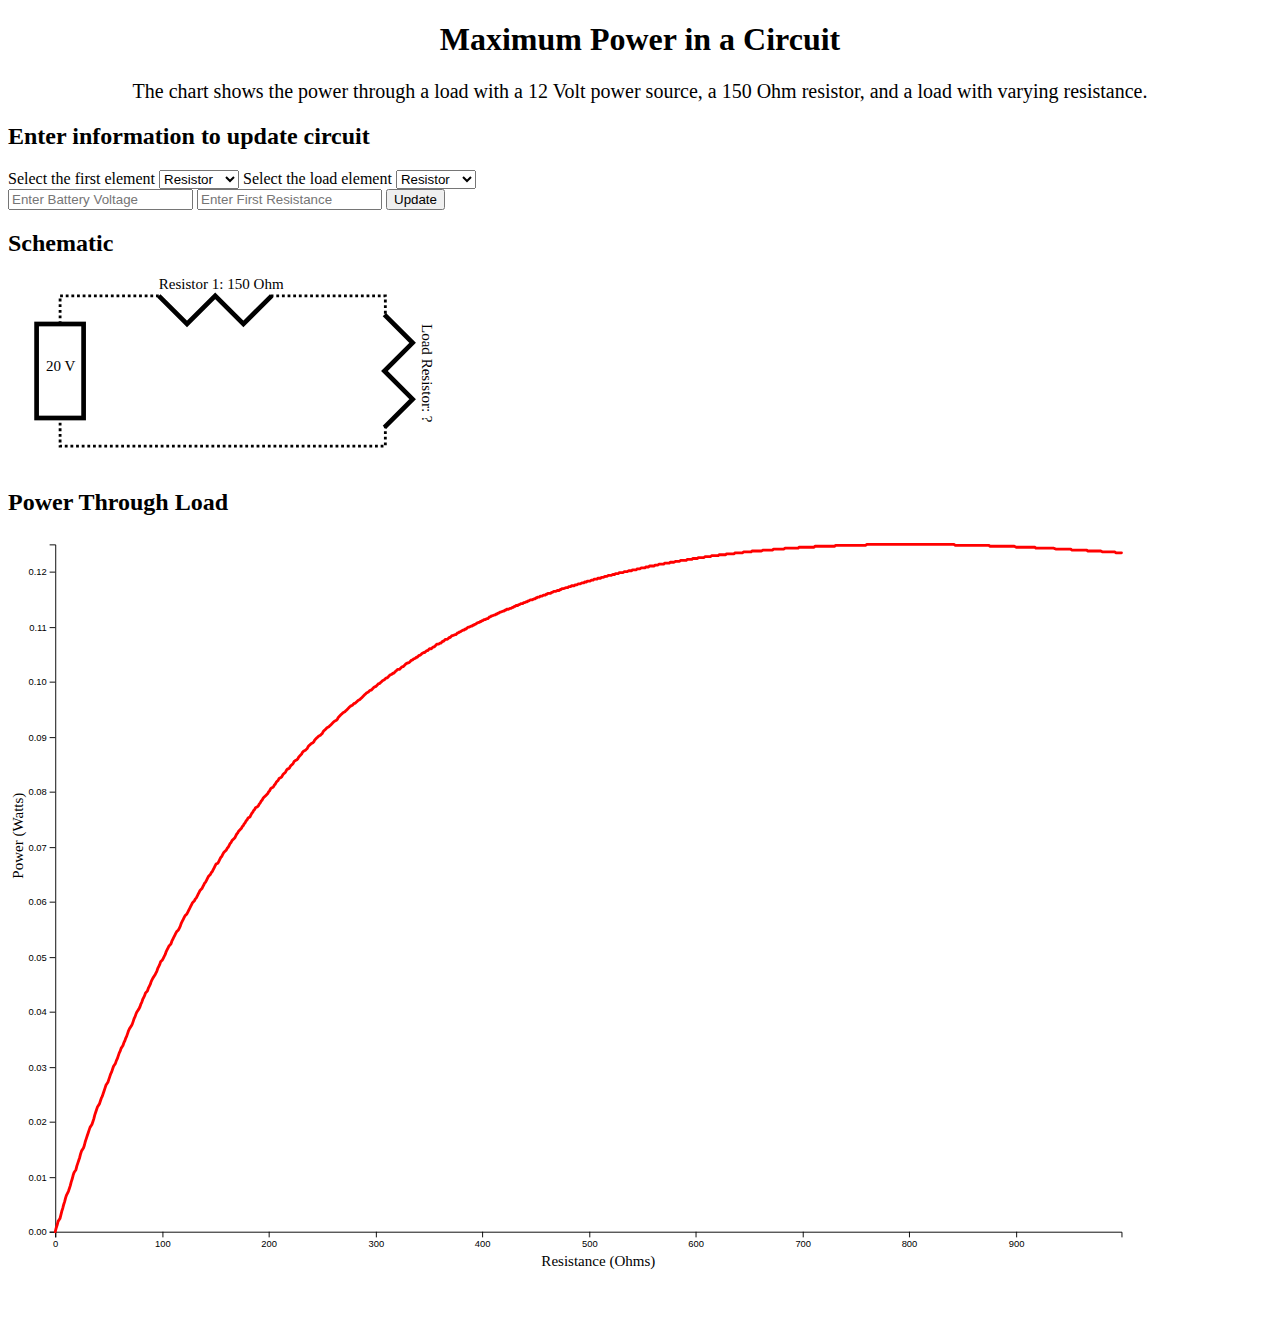
<file: Circuit Filter/index.html>
<!DOCTYPE html>
<meta charset="utf-8">
<html>
  <head>
    <link href="filter.css" rel="stylesheet">
  </head>

  <body>
    <h1>Maximum Power in a Circuit</h1>

    <p id="more-info">Please wait while the data loads. This may take up to a minute.</p>
    <!--Input information-->
    <h2>Enter information to update circuit</h2>

    <div>
      <text>Select the first element</text>
      <select onchange="updateFirstElement(this.value);">
        <option value="resistor">Resistor</option>
        <option value="capacitor">Capacitor</option>
        <option value="inductor">Inductor</option>
      </select>

      <text>Select the load element</text>
      <select onchange="updateLoadElement(this.value);">
        <option value="resistor">Resistor</option>
        <option value="capacitor">Capacitor</option>
        <option value="inductor">Inductor</option>
      </select>

      <form name="myform">
          <input type="number" id="voltage-input" placeholder="Enter Battery Voltage" onkeypress='return event.charCode >= 48 && event.charCode <= 57'>
          <input type="number" id="resistance-input" placeholder="Enter First Resistance" onkeypress='return event.charCode >= 48 && event.charCode <= 57'>
          <input name="Submit"  type="button" value="Update" onClick="data = handleClick();">
      </form>
    </div>

    <div id="circuit">
      <h2>Schematic</h2>
      <svg id="schematic"></svg>
    </div>


    <div id="chart">
      <h2>Power Through Load</h2>
      <svg id="chart-svg"></svg>
    </div>
  </body>
</html>

<script src="../d3.min.js"></script>
<script src="filter.js"></script>
</file>
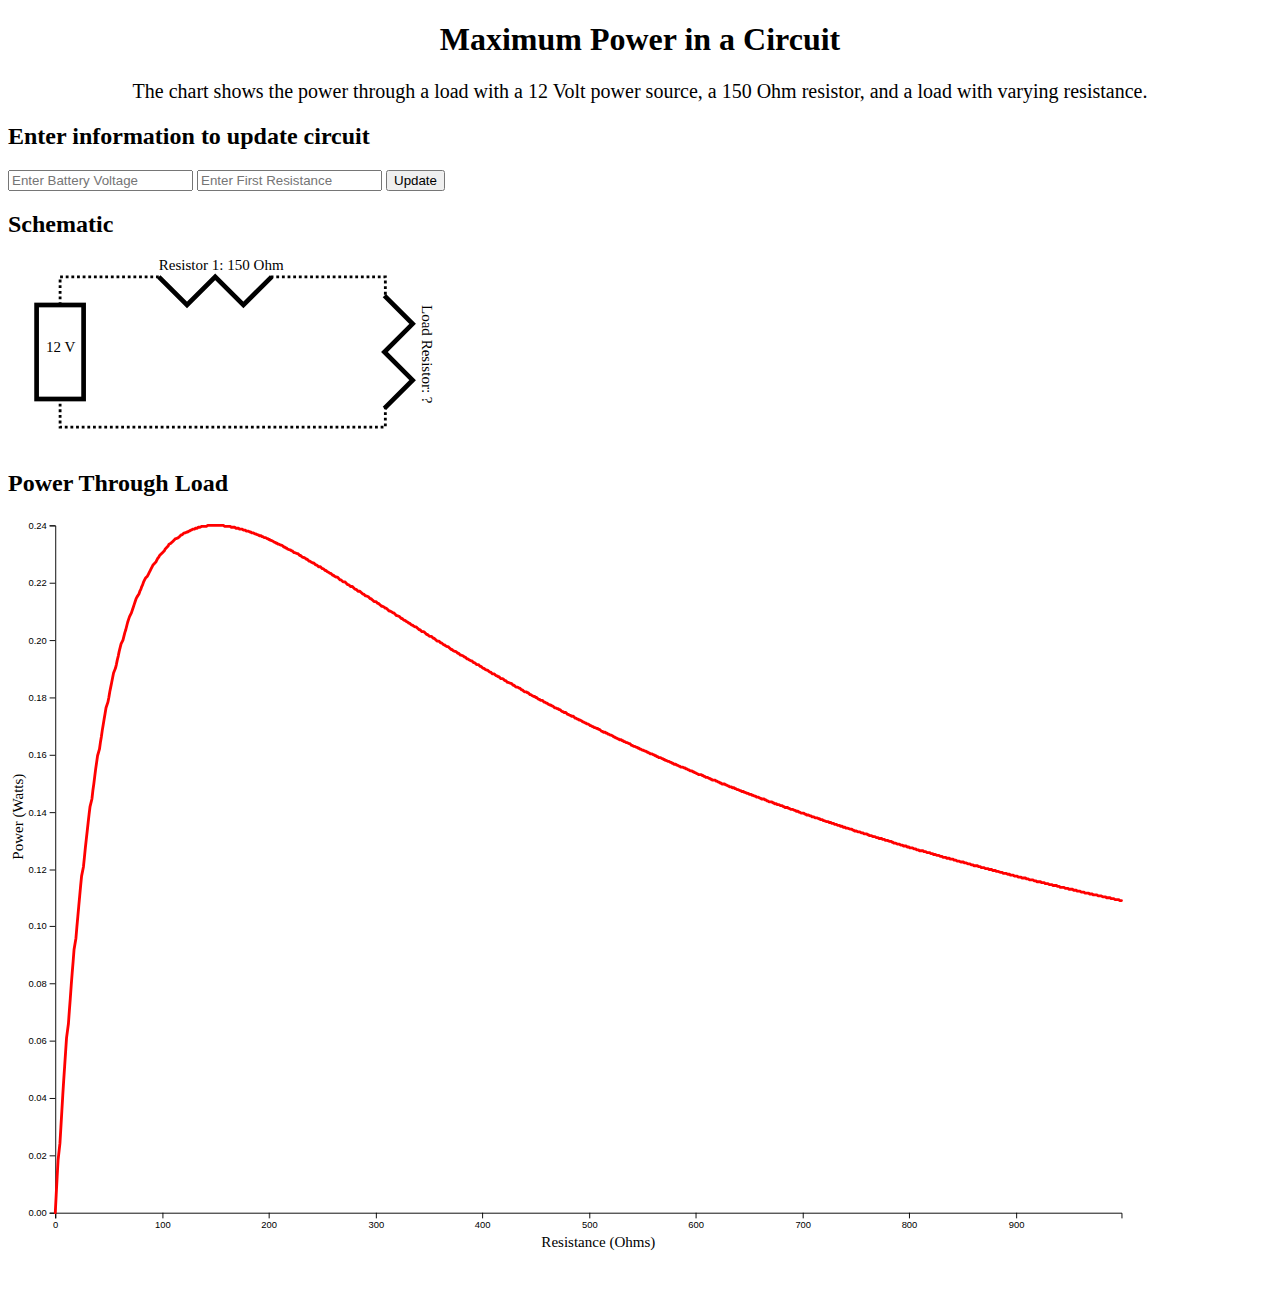
<file: Circuit Max Power/index.html>
<!DOCTYPE html>
<meta charset="utf-8">
<html>
  <head>
    <link href="maxpower.css" rel="stylesheet">
  </head>

  <body>
    <h1>Maximum Power in a Circuit</h1>

    <p id="more-info">Please wait while the data loads. This may take up to a minute.</p>
    <!--Input information-->
    <h2>Enter information to update circuit</h2>
    <form name="myform">
        <input type="number" id="voltage-input" placeholder="Enter Battery Voltage" onkeypress='return event.charCode >= 48 && event.charCode <= 57'>
        <input type="number" id="resistance-input" placeholder="Enter First Resistance" onkeypress='return event.charCode >= 48 && event.charCode <= 57'>
        <input name="Submit"  type="button" value="Update" onClick="data = handleClick();">
    </form>

    <div id="circuit">
      <h2>Schematic</h2>
      <svg id="schematic"></svg>
    </div>


    <div id="chart">
      <h2>Power Through Load</h2>
      <svg id="chart-svg"></svg>
    </div>
  </body>
</html>


<script src="../d3.min.js"></script>
<script src="maxpower.js"></script>
</file>
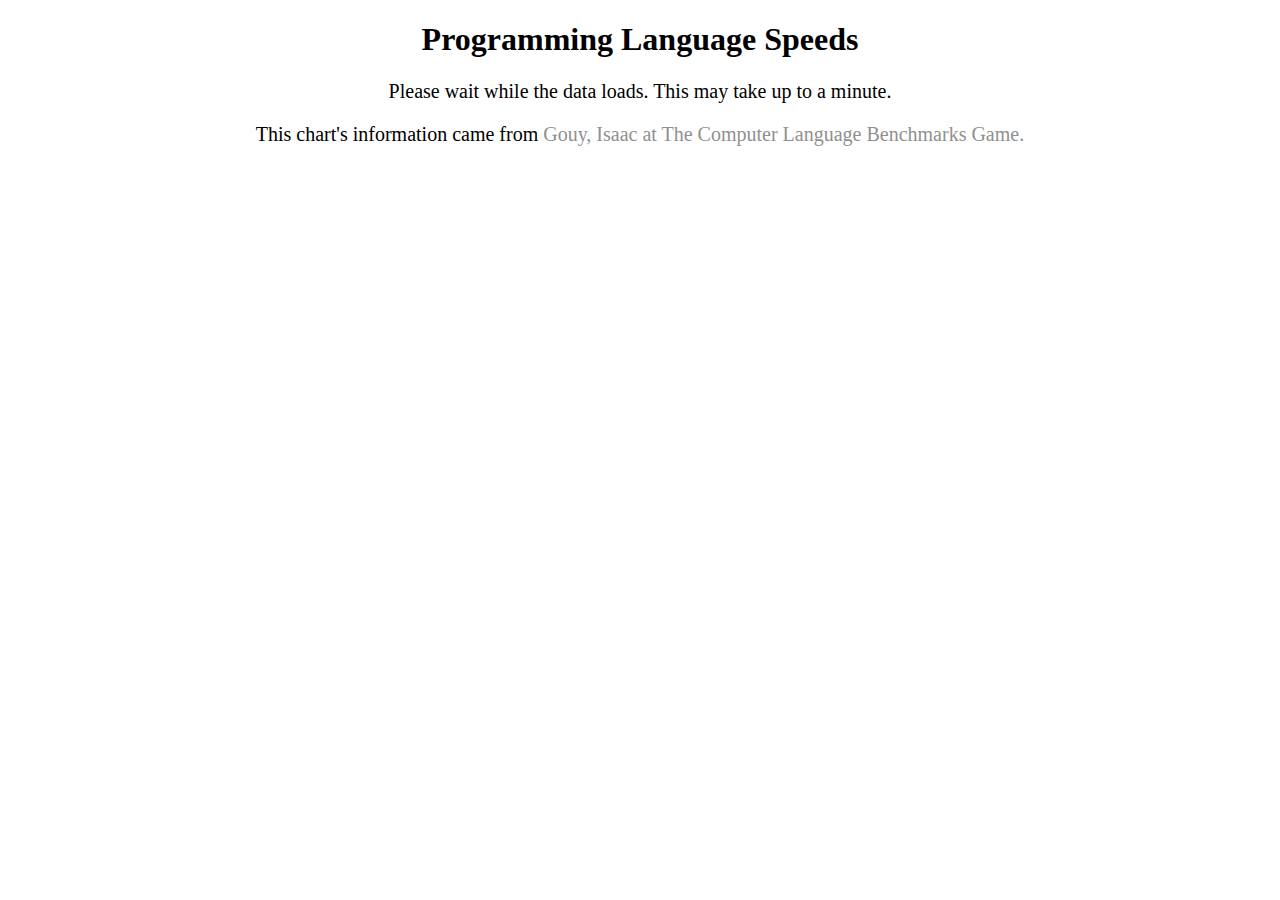
<file: Prog Language Speeds/index.html>
<!DOCTYPE html>
<meta charset="utf-8">
<html>
  <head>
    <link href="speeds.css" rel="stylesheet">
  </head>

  <body>
    <h1>Programming Language Speeds</h1>

    <p id="more-info">Please wait while the data loads. This may take up to a minute.</p>

    <div id="chart">
    </div>

    <p>This chart's information came from
      <a href="https://benchmarksgame.alioth.debian.org/">
        Gouy, Isaac at The Computer Language Benchmarks Game.
      </a>
    </p>
  </body>
</html>

<script src="../d3.min.js"></script>
<script src="speeds.js"></script>
</file>
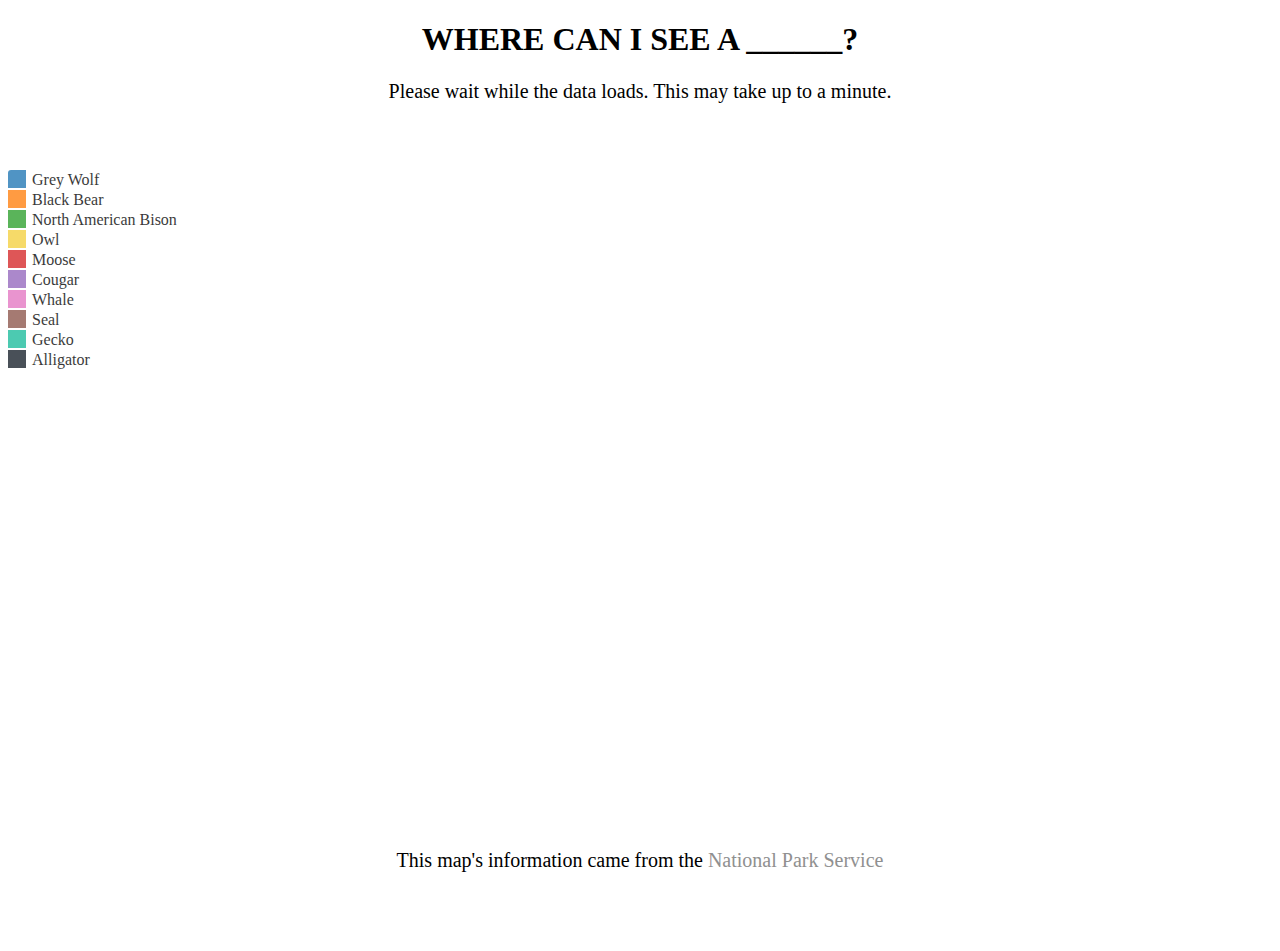
<file: US National Parks/index.html>
<!DOCTYPE html>
<meta charset="utf-8">
<html>
  <head>
    <link href="national_parks.css" rel="stylesheet">
  </head>

  <body>
    <h1>WHERE CAN I SEE A ______?</h1>

    <p id="more-info">Please wait while the data loads. This may take up to a minute.</p>

    <div id="map"></div>

    <p>This map's information came from the
      <a href="https://www.kaggle.com/nationalparkservice/park-biodiversity/data">
        National Park Service
      </a>
    </p>
  </body>
</html>

<script src="../d3.min.js"></script>
<script src="https://d3js.org/topojson.v2.min.js"></script>
<script src="national_parks.js"></script>
</file>
<file: Circuit Filter/filter.css>
h1, p {
  text-align: center;
}

p {
  font-size: 20px;
}

a {
  text-decoration: none;
  color: #909090;
}

a:hover {
  color: black;
}

.circuit-element {
  stroke: black;
  stroke-width: 5;
  fill: none;
}

.schematic-wire {
  stroke: black;
  stroke-width: 3;
  fill: none;
  stroke-dasharray: 3,3;
}

.hover-line {
  stroke: red;
  stroke-width: 3px;
  stroke-dasharray: 3,3;
}

circle {
  stroke: red;
  stroke-width: 5px;
  fill: white;
}

.overlay {
  fill: none;
  pointer-events: all;
}

@media (max-width: 700px) {
  .legend {
    position: relative;
    top: 0px;
    left: 50%;
    margin-left: -90px;
  }
}
</file>
<file: Circuit Max Power/maxpower.css>
h1, p {
  text-align: center;
}

p {
  font-size: 20px;
}

a {
  text-decoration: none;
  color: #909090;
}

a:hover {
  color: black;
}

.battery, .resistor {
  stroke: black;
  stroke-width: 5px;
  fill: none;
}

.schematic-wire {
  stroke: black;
  stroke-width: 3;
  fill: none;
  stroke-dasharray: 3,3;
}

.hover-line {
  stroke: red;
  stroke-width: 3px;
  stroke-dasharray: 3,3;
}

circle {
  stroke: red;
  stroke-width: 5px;
  fill: white;
}

.overlay {
  fill: none;
  pointer-events: all;
}

@media (max-width: 700px) {
  .legend {
    position: relative;
    top: 0px;
    left: 50%;
    margin-left: -90px;
  }
}
</file>
<file: Prog Language Speeds/speeds.css>
h1, p {
  text-align: center;
}

p {
  font-size: 20px;
}

a {
  text-decoration: none;
  color: #909090;
}

a:hover {
  color: black;
}

.arc {
  stroke: white;
}

.arc text {
  font-size: 10px;
  text-anchor: middle;
}

.tooltip {
  position: absolute;
  text-align: center;
  padding: 2px;
  font: 14px;
  background: white;
  border: 0px;
  border-radius: 4px;
  pointer-events: none;
}

lang-tooltip {
  width: 110px;
  height: 40px;
}

test-tooltip {
  width: 200px;
  height: 40px;
}
</file>
<file: US National Parks/national_parks.css>
h1, p {
  text-align: center;
}

p {
  font-size: 20px;
}

a {
  text-decoration: none;
  color: #909090;
}

a:hover {
  color: black;
}

path {
  fill: #cecece;
  stroke: white;
}

/*
Followed http://www.d3noob.org/2013/01/adding-tooltips-to-d3js-graph.html
tutorial while creating the tooltip
*/
div.tooltip {
  position: absolute;
  text-align: center;
  color: #909090;
  width: 160px;
  height: 55px;
  padding: 2px;
  font: 14px;
  background: white;
  border: 0px;
  border-radius: 4px;
  pointer-events: none;
}

.legend {
  position: absolute;
  top: 170px;
  background-color: white;
  border-radius: 3px;
  opacity: 0.78;
}

/* Have overlap between text and color box*/
text {
  margin-left: 24px;
}

circle {
  fill: black;
  opacity: 0.85;
}

@media (max-width: 700px) {
  .legend {
    position: relative;
    top: 0px;
    left: 50%;
    margin-left: -90px;
  }
}
</file>
